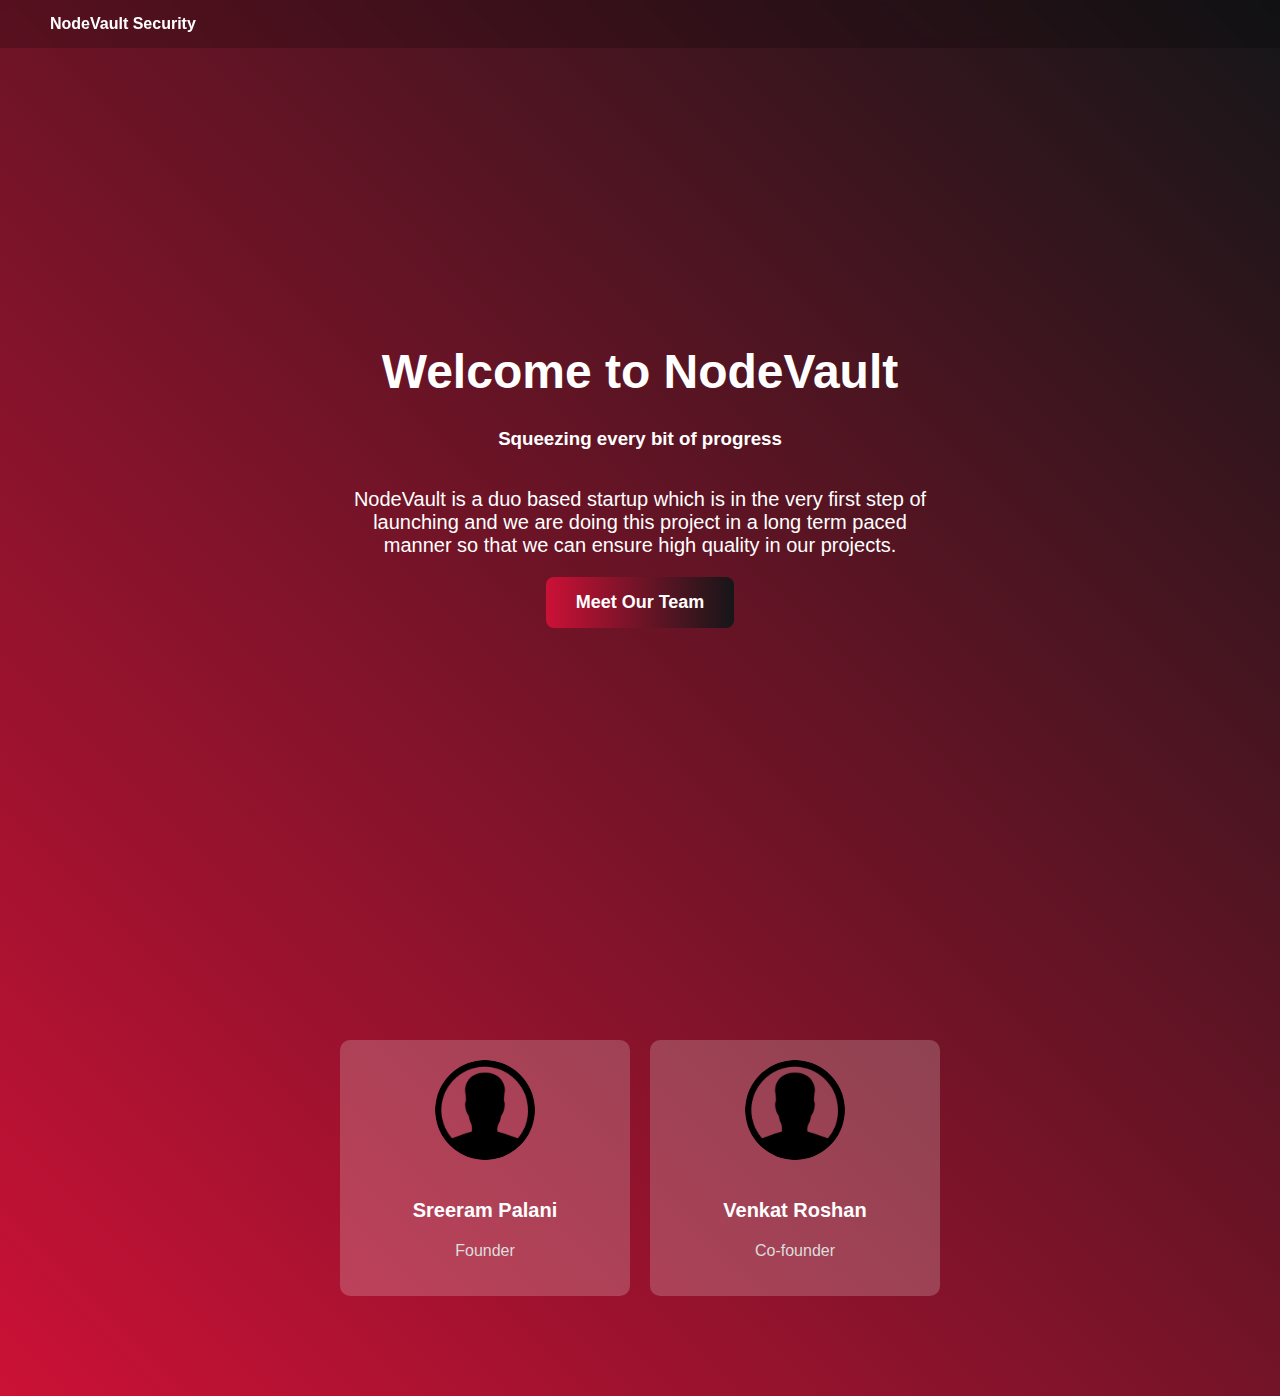
<file: index.html>
<!DOCTYPE html>
<html lang="en">
<head>
    <meta charset="UTF-8">
    <meta name="viewport" content="width=device-width, initial-scale=1.0">
    <title>About Us</title>
    <link rel="stylesheet" href="styles.css">
</head>
<body>

    <nav class="navbar">
        <div><strong>NodeVault Security</strong></div>
    </nav>


    <section class="hero">
        <h1>Welcome to NodeVault</h1>
        <h3>Squeezing every bit of progress</h3>
        <p>
            NodeVault is a duo based startup which is in the very first step of launching
            and we are doing this project in a long term paced manner so that we can ensure 
            high quality in our projects.
        </p>
        
        <button class="button" id="meetTeamBtn">Meet Our Team</button>
    </section>

    <section id="team" class="team">
        <div class="card" onclick="showDescription('sp')">
            <img src="contact_2.png">
            <h3>Sreeram Palani</h3>
            <p>Founder</p>
        </div>
        <div class="card" onclick="showDescription('vr')">
            <img src="contact_2.png" alt="Anonymous Avatar">
            <h3>Venkat Roshan</h3>
            <p>Co-founder</p>
        </div>
    </section>

    <section id="sp" class="description">
        <h2>From the Founder</h2>
        <p>TO BE MENTIONED</p>
    </section>

    <section id="vr" class="description">
        <h2>Voice of Co-founder</h2>
        <p>TO BE MENTIONED</p>
        <p></p>
    </section>


    <script src="response.js"></script>
</body>
</html>
</file>
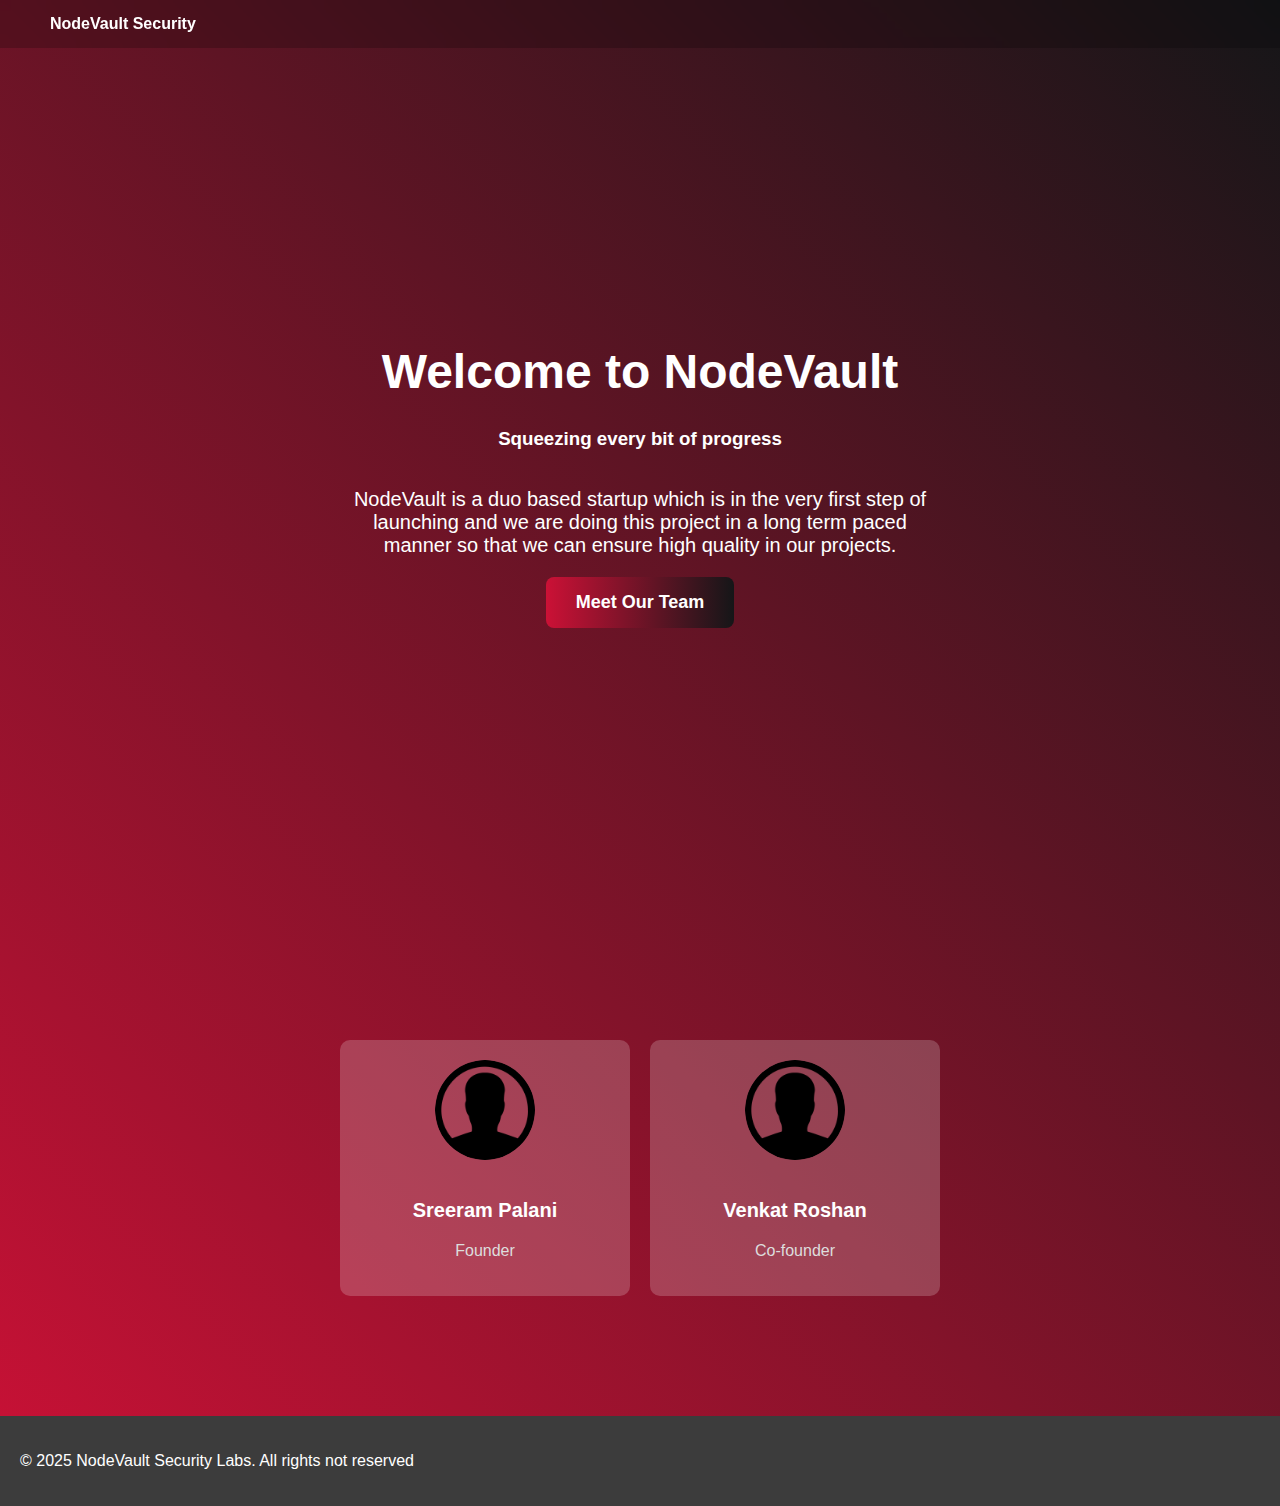
<file: Landing page.html>
<!DOCTYPE html>
<html lang="en">
<head>
    <meta charset="UTF-8">
    <meta name="viewport" content="width=device-width, initial-scale=1.0">
    <title>About Us</title>
    <link rel="stylesheet" href="styles.css">
</head>
<body>

    <nav class="navbar">
        <div><strong>NodeVault Security</strong></div>
    </nav>


    <section class="hero">
        <h1>Welcome to NodeVault</h1>
        <h3>Squeezing every bit of progress</h3>
        <p>
            NodeVault is a duo based startup which is in the very first step of launching and we are doing this project 
            in a long term paced manner so that we can ensure high quality in our projects.
        </p>
        <button class="button" id="meetTeamBtn">Meet Our Team</button>
    </section>

    <section id="team" class="team">
        <div class="card" onclick="showDescription('sp')">
            <img src="contact_2.png">
            <h3>Sreeram Palani</h3>
            <p>Founder</p>
        </div>
        <div class="card" onclick="showDescription('vr')">
            <img src="contact_2.png" alt="Anonymous Avatar">
            <h3>Venkat Roshan</h3>
            <p>Co-founder</p>
        </div>
    </section>

    <section id="sp" class="description">
        <h2>From the Founder</h2>
        <p>TO BE MENTIONED</p>
    </section>

    <section id="vr" class="description">
        <h2>Voice of Co-founder</h2>
        <p>TO BE MENTIONED</p>
        <p></p>
    </section>

    <footer>
        <p>&copy; 2025 NodeVault Security Labs. All rights not reserved</p>
    </footer>


    <script src="response.js"></script>
</body>
</html>
</file>
<file: styles.css>
/* General Styles */
body {
    margin: 0;
    padding: 0;
    font-family: 'Poppins', sans-serif;
    background: linear-gradient(45deg, #cb1136, #151618);
    color: white;
    scroll-behavior: smooth;
}

/* Navbar */
.navbar {
    display: flex;
    justify-content: space-between;
    align-items: center;
    padding: 15px 50px;
    background: rgba(0, 0, 0, 0.2);
    position: fixed;
    width: 100%;
    top: 0;
    left: 0;
    backdrop-filter: blur(5px);
}


/* Hero Section */
.hero {
    height: 100vh;
    display: flex;
    flex-direction: column;
    justify-content: center;
    align-items: center;
    text-align: center;
    padding: 20px;
}

.hero h1 {
    font-size: 48px;
    font-weight: bold;
    margin-bottom: 10px;
}

.hero p {
    font-size: 20px;
    max-width: 600px;
    margin-bottom: 20px;
}

/* Responsive Button */
.button {
    display: inline-block;
    padding: 15px 30px;
    font-size: 18px;
    font-weight: bold;
    color: white;
    background: linear-gradient(90deg, #cb1136, #151618);
    border: none;
    border-radius: 8px;
    cursor: pointer;
    transition: transform 0.3s ease, background 0.3s ease;
    text-decoration: none;
}

.button:hover {
    transform: scale(1.1);
    background: linear-gradient(90deg ,#151618 ,#cb1136);
}

/* Team Section */
.team {
    display: flex;
    justify-content: center;
    gap: 20px;
    padding: 100px 50px;
    text-align: center;
}

.card {
    background: rgba(255, 255, 255, 0.2);
    padding: 20px;
    border-radius: 10px;
    text-align: center;
    transition: transform 0.3s ease, background 0.3s ease;
    width: 250px;
    cursor: pointer;
}

.card img {
    width: 100px;
    border-radius: 50%;
    margin-bottom: 15px;
}

.card h3 {
    font-size: 20px;
}

.card p {
    font-size: 16px;
    color: #ddd;
}

.card:hover {
    transform: translateY(-10px);
    background: rgba(255, 255, 255, 0.3);
}

/* Member Description Section */
.description {
    display: none;
    padding: 50px;
    text-align: center;
    background: rgba(255, 255, 255, 0.1);
    margin-top: 20px;
    border-radius: 10px;
}

/* Responsive */
@media (max-width: 768px) {
    .hero h1 {
        font-size: 36px;
    }
    
    .hero p {
        font-size: 18px;
    }

    .team {
        flex-direction: column;
        align-items: center;
    }
}

footer {
    background: #3c3c3c;
    color: white;
    padding: 20px;
    margin-top: 20px;
}
</file>
